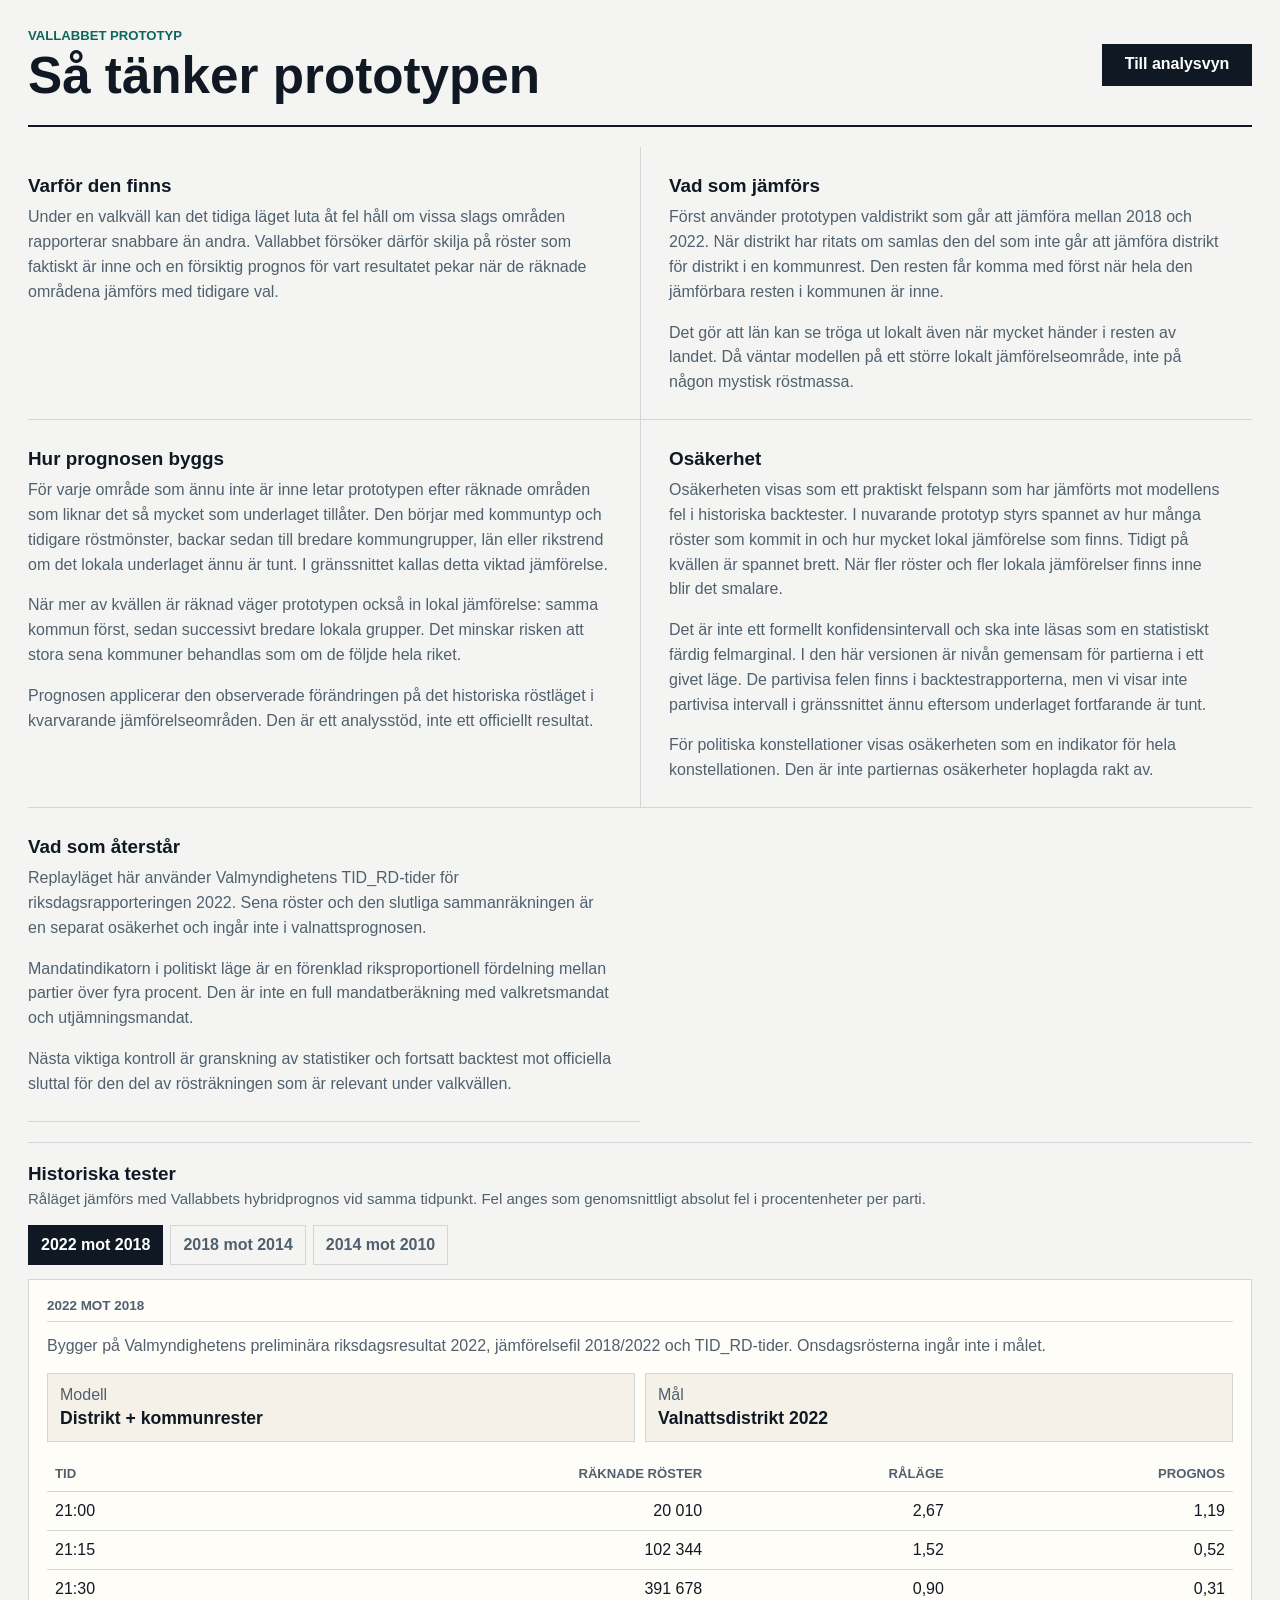
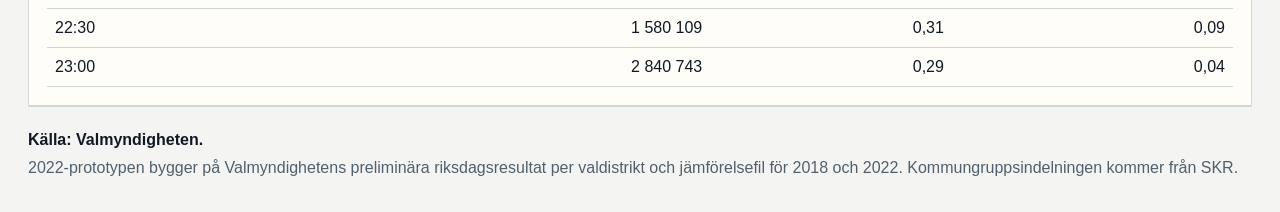
<file: metod.html>
<!doctype html>
<html lang="sv">
  <head>
    <meta charset="utf-8">
    <meta name="viewport" content="width=device-width, initial-scale=1">
    <title>Metod - Vallabbet</title>
    <link rel="stylesheet" href="styles.css">
  </head>
  <body>
    <main class="shell method-page">
      <header class="masthead method-masthead">
        <div>
          <p class="kicker">Vallabbet prototyp</p>
          <h1>Så tänker prototypen</h1>
        </div>
        <a class="back-link" href="index.html">Till analysvyn</a>
      </header>

      <section class="method-copy" aria-label="Metod">
        <article>
          <h2>Varför den finns</h2>
          <p>Under en valkväll kan det tidiga läget luta åt fel håll om vissa slags områden rapporterar snabbare än andra. Vallabbet försöker därför skilja på röster som faktiskt är inne och en försiktig prognos för vart resultatet pekar när de räknade områdena jämförs med tidigare val.</p>
        </article>

        <article>
          <h2>Vad som jämförs</h2>
          <p>Först använder prototypen valdistrikt som går att jämföra mellan 2018 och 2022. När distrikt har ritats om samlas den del som inte går att jämföra distrikt för distrikt i en kommunrest. Den resten får komma med först när hela den jämförbara resten i kommunen är inne.</p>
          <p>Det gör att län kan se tröga ut lokalt även när mycket händer i resten av landet. Då väntar modellen på ett större lokalt jämförelseområde, inte på någon mystisk röstmassa.</p>
        </article>

        <article>
          <h2>Hur prognosen byggs</h2>
          <p>För varje område som ännu inte är inne letar prototypen efter räknade områden som liknar det så mycket som underlaget tillåter. Den börjar med kommuntyp och tidigare röstmönster, backar sedan till bredare kommungrupper, län eller rikstrend om det lokala underlaget ännu är tunt. I gränssnittet kallas detta viktad jämförelse.</p>
          <p>När mer av kvällen är räknad väger prototypen också in lokal jämförelse: samma kommun först, sedan successivt bredare lokala grupper. Det minskar risken att stora sena kommuner behandlas som om de följde hela riket.</p>
          <p>Prognosen applicerar den observerade förändringen på det historiska röstläget i kvarvarande jämförelseområden. Den är ett analysstöd, inte ett officiellt resultat.</p>
        </article>

        <article>
          <h2>Osäkerhet</h2>
          <p>Osäkerheten visas som ett praktiskt felspann som har jämförts mot modellens fel i historiska backtester. I nuvarande prototyp styrs spannet av hur många röster som kommit in och hur mycket lokal jämförelse som finns. Tidigt på kvällen är spannet brett. När fler röster och fler lokala jämförelser finns inne blir det smalare.</p>
          <p>Det är inte ett formellt konfidensintervall och ska inte läsas som en statistiskt färdig felmarginal. I den här versionen är nivån gemensam för partierna i ett givet läge. De partivisa felen finns i backtestrapporterna, men vi visar inte partivisa intervall i gränssnittet ännu eftersom underlaget fortfarande är tunt.</p>
          <p>För politiska konstellationer visas osäkerheten som en indikator för hela konstellationen. Den är inte partiernas osäkerheter hoplagda rakt av.</p>
        </article>

        <article>
          <h2>Vad som återstår</h2>
          <p>Replayläget här använder Valmyndighetens TID_RD-tider för riksdagsrapporteringen 2022. Sena röster och den slutliga sammanräkningen är en separat osäkerhet och ingår inte i valnattsprognosen.</p>
          <p>Mandatindikatorn i politiskt läge är en förenklad riksproportionell fördelning mellan partier över fyra procent. Den är inte en full mandatberäkning med valkretsmandat och utjämningsmandat.</p>
          <p>Nästa viktiga kontroll är granskning av statistiker och fortsatt backtest mot officiella sluttal för den del av rösträkningen som är relevant under valkvällen.</p>
        </article>
      </section>

      <section class="backtest-section" aria-label="Backtester">
        <div class="panel-head">
          <h2>Historiska tester</h2>
          <p>Råläget jämförs med Vallabbets hybridprognos vid samma tidpunkt. Fel anges som genomsnittligt absolut fel i procentenheter per parti.</p>
        </div>

        <div class="backtest-tabs" role="tablist" aria-label="Välj historiskt test">
          <button type="button" role="tab" aria-selected="true" data-backtest-tab="bt-2022">2022 mot 2018</button>
          <button type="button" role="tab" aria-selected="false" data-backtest-tab="bt-2018">2018 mot 2014</button>
          <button type="button" role="tab" aria-selected="false" data-backtest-tab="bt-2014">2014 mot 2010</button>
        </div>

        <article id="bt-2022" class="backtest-panel" data-backtest-panel>
          <h3>2022 mot 2018</h3>
          <p>Bygger på Valmyndighetens preliminära riksdagsresultat 2022, jämförelsefil 2018/2022 och TID_RD-tider. Onsdagsrösterna ingår inte i målet.</p>
          <div class="backtest-summary">
            <div><span>Modell</span><strong>Distrikt + kommunrester</strong></div>
            <div><span>Mål</span><strong>Valnattsdistrikt 2022</strong></div>
          </div>
          <div class="backtest-table-wrap">
            <table>
              <thead><tr><th>Tid</th><th>Räknade röster</th><th>Råläge</th><th>Prognos</th></tr></thead>
              <tbody>
                <tr><td>21:00</td><td>20 010</td><td>2,67</td><td>1,19</td></tr>
                <tr><td>21:15</td><td>102 344</td><td>1,52</td><td>0,52</td></tr>
                <tr><td>21:30</td><td>391 678</td><td>0,90</td><td>0,31</td></tr>
                <tr><td>22:30</td><td>1 580 109</td><td>0,31</td><td>0,09</td></tr>
                <tr><td>23:00</td><td>2 840 743</td><td>0,29</td><td>0,04</td></tr>
              </tbody>
            </table>
          </div>
        </article>

        <article id="bt-2018" class="backtest-panel hidden" data-backtest-panel>
          <h3>2018 mot 2014</h3>
          <p>Bygger på 2018 års inrapporteringstider, 2018 års distriktsresultat, 2014 års distriktsresultat och Valmyndighetens mappning 2014/2018. Målet är slutligt 2018-resultat för distrikt med rapporteringstid.</p>
          <div class="backtest-summary">
            <div><span>Täckning</span><strong>100,00%</strong></div>
            <div><span>Områden</span><strong>4 631 distrikt + 98 kommunrester</strong></div>
          </div>
          <div class="backtest-table-wrap">
            <table>
              <thead><tr><th>Tid</th><th>Räknade röster</th><th>Råläge</th><th>Prognos</th></tr></thead>
              <tbody>
                <tr><td>21:00</td><td>35 344</td><td>2,63</td><td>1,10</td></tr>
                <tr><td>21:15</td><td>160 918</td><td>1,58</td><td>0,33</td></tr>
                <tr><td>21:30</td><td>499 743</td><td>1,01</td><td>0,13</td></tr>
                <tr><td>22:30</td><td>3 579 315</td><td>0,32</td><td>0,08</td></tr>
                <tr><td>23:00</td><td>4 551 634</td><td>0,31</td><td>0,07</td></tr>
              </tbody>
            </table>
          </div>
        </article>

        <article id="bt-2014" class="backtest-panel hidden" data-backtest-panel>
          <h3>2014 mot 2010</h3>
          <p>Fallback-test utan mappningsfil 2010/2014. Modellen använder exakta distriktskoder och kommunrester. Målet är slutligt 2014-resultat för distrikt med rapporteringstid.</p>
          <div class="backtest-summary">
            <div><span>Täckning</span><strong>99,94%</strong></div>
            <div><span>Områden</span><strong>5 169 distrikt + 40 kommunrester</strong></div>
          </div>
          <div class="backtest-table-wrap">
            <table>
              <thead><tr><th>Tid</th><th>Räknade röster</th><th>Råläge</th><th>Prognos</th></tr></thead>
              <tbody>
                <tr><td>21:00</td><td>91 637</td><td>2,31</td><td>0,74</td></tr>
                <tr><td>21:15</td><td>369 130</td><td>1,50</td><td>0,28</td></tr>
                <tr><td>21:30</td><td>1 087 720</td><td>1,01</td><td>0,23</td></tr>
                <tr><td>22:30</td><td>4 616 980</td><td>0,22</td><td>0,13</td></tr>
                <tr><td>23:00</td><td>5 212 117</td><td>0,18</td><td>0,12</td></tr>
              </tbody>
            </table>
          </div>
          <p class="backtest-note">I detta valpar är nationell swing ibland lika bra eller bättre än hybridprognosen. Den lokala viktningen bör därför granskas vidare.</p>
        </article>
      </section>

      <footer class="source-note source-note-page">
        <strong>Källa: Valmyndigheten.</strong>
        <span>2022-prototypen bygger på Valmyndighetens preliminära riksdagsresultat per valdistrikt och jämförelsefil för 2018 och 2022. Kommungruppsindelningen kommer från SKR.</span>
      </footer>
    </main>
    <script>
      document.querySelectorAll("[data-backtest-tab]").forEach((button) => {
        button.addEventListener("click", () => {
          document.querySelectorAll("[data-backtest-tab]").forEach((tab) => {
            tab.setAttribute("aria-selected", String(tab === button));
          });
          document.querySelectorAll("[data-backtest-panel]").forEach((panel) => {
            panel.classList.toggle("hidden", panel.id !== button.dataset.backtestTab);
          });
        });
      });
    </script>
  </body>
</html>
</file>
<file: styles.css>
:root {
  color-scheme: light;
  --ink: #101923;
  --muted: #50606e;
  --paper: #f4f5f2;
  --panel: #fffdf8;
  --line: #d1d7d7;
  --accent: #0d665b;
  --alert: #b9302c;
  --gain: #116b4b;
  font-family: Inter, Aptos, "Segoe UI", Arial, sans-serif;
}

* {
  box-sizing: border-box;
}

body {
  background: var(--paper);
  color: var(--ink);
  margin: 0;
}

button,
input,
select {
  font: inherit;
}

.shell {
  margin: 0 auto;
  max-width: 1480px;
  padding: 28px;
}

.masthead {
  align-items: end;
  border-bottom: 2px solid var(--ink);
  display: grid;
  gap: 24px;
  grid-template-columns: minmax(320px, 1fr) auto;
  padding-bottom: 24px;
}

.kicker {
  color: var(--accent);
  font-size: .82rem;
  font-weight: 800;
  letter-spacing: 0;
  margin: 0 0 8px;
  text-transform: uppercase;
}

h1,
h2,
h3,
p {
  margin-top: 0;
}

h1 {
  font-size: clamp(2rem, 4vw, 4.4rem);
  letter-spacing: 0;
  line-height: .98;
  margin-bottom: 0;
  max-width: 760px;
}

h2 {
  font-size: 1.18rem;
  letter-spacing: 0;
  margin-bottom: 5px;
}

h3 {
  border-bottom: 1px solid var(--line);
  color: var(--muted);
  font-size: .84rem;
  letter-spacing: 0;
  margin-bottom: 12px;
  padding-bottom: 8px;
  text-transform: uppercase;
}

.mast-metrics {
  display: grid;
  gap: 10px;
  grid-template-columns: repeat(2, minmax(170px, 1fr));
  min-width: min(430px, 100%);
}

.mast-metrics div {
  border-left: 1px solid var(--line);
  display: grid;
  gap: 3px;
  min-height: 66px;
  padding-left: 14px;
}

.mast-metrics span,
.controls span,
.panel-head p,
.signal small,
.quiet {
  color: var(--muted);
}

.mast-metrics strong {
  font-size: 1.68rem;
  line-height: 1;
}

.controls {
  align-items: center;
  border-bottom: 1px solid var(--line);
  display: grid;
  gap: 18px;
  grid-template-columns: 180px minmax(240px, 1fr) minmax(330px, .9fr);
  padding: 20px 0;
}

.view-tabs {
  border-bottom: 1px solid var(--line);
  display: flex;
  gap: 7px;
  padding: 16px 0;
}

.view-tabs button,
.view-tabs a {
  align-items: center;
  background: transparent;
  border: 1px solid var(--line);
  color: var(--muted);
  cursor: pointer;
  display: inline-flex;
  font-weight: 800;
  justify-content: center;
  min-height: 42px;
  min-width: 110px;
  padding: 0 14px;
  text-decoration: none;
}

.view-tabs button[aria-selected="true"] {
  background: var(--ink);
  border-color: var(--ink);
  color: white;
}

.method-strip {
  align-items: start;
  border-bottom: 1px solid var(--line);
  display: grid;
  gap: 12px;
  grid-template-columns: 155px minmax(280px, 1fr);
  padding: 16px 0;
}

.method-strip p {
  color: var(--muted);
  line-height: 1.4;
  margin-bottom: 0;
}

.controls label {
  display: grid;
  gap: 2px;
}

.controls strong {
  font-size: 1.18rem;
}

input[type="range"] {
  accent-color: var(--accent);
  width: 100%;
}

.time-control {
  display: grid;
  gap: 7px;
  min-width: 0;
}

.time-scale {
  color: var(--muted);
  font-size: .76rem;
  height: 16px;
  position: relative;
}

.time-scale span {
  position: absolute;
  top: 0;
  transform: translateX(-50%);
  white-space: nowrap;
}

.time-scale span:first-child {
  transform: translateX(0);
}

.time-scale span:last-child {
  transform: translateX(-100%);
}

.mode-note {
  align-items: start;
  display: grid;
  gap: 10px;
  grid-template-columns: auto 1fr;
}

.mode-note p {
  color: var(--muted);
  font-size: .92rem;
  line-height: 1.35;
  margin-bottom: 0;
}

#mode-pill {
  background: var(--accent);
  color: white;
  display: inline-block;
  font-size: .78rem;
  font-weight: 700;
  padding: 5px 8px;
  text-transform: uppercase;
}

.dashboard {
  display: grid;
  gap: 18px;
  grid-template-columns: minmax(520px, 1.2fr) minmax(360px, .8fr);
  padding-top: 18px;
}

.view-panel {
  padding-top: 18px;
}

.hidden {
  display: none;
}

.panel {
  background: var(--panel);
  border: 1px solid var(--line);
  min-height: 280px;
  padding: 20px;
}

.panel.lead {
  min-height: 560px;
  grid-row: span 2;
}

.panel.wide {
  grid-column: span 2;
}

.panel-head p {
  font-size: .94rem;
  margin-bottom: 18px;
}

.party-row {
  align-items: center;
  border-top: 1px solid var(--line);
  display: grid;
  gap: 12px;
  grid-template-columns: minmax(90px, 1fr) minmax(88px, 104px) minmax(110px, 136px) minmax(66px, 78px) minmax(74px, 84px);
  min-height: 54px;
  position: relative;
}

.party-row.with-opinion {
  grid-template-columns: minmax(90px, 1fr) minmax(88px, 104px) minmax(110px, 136px) minmax(66px, 78px) minmax(74px, 84px) minmax(70px, 80px);
}

.party-row.labels {
  border-top: 0;
  color: var(--muted);
  font-size: .82rem;
  min-height: 28px;
  text-transform: uppercase;
}

.opinion-toggle {
  align-items: center;
  border-top: 1px solid var(--line);
  cursor: pointer;
  display: inline-flex;
  gap: 9px;
  margin-bottom: 12px;
  padding-top: 12px;
}

.opinion-toggle input {
  accent-color: var(--accent);
  height: 18px;
  width: 18px;
}

.opinion-toggle span {
  font-weight: 800;
}

.opinion-note {
  border-top: 1px solid var(--line);
  display: grid;
  gap: 5px;
  margin-top: 14px;
  padding-top: 14px;
}

.opinion-note.hidden {
  display: none;
}

.opinion-note p {
  color: var(--muted);
  line-height: 1.35;
  margin-bottom: 0;
}

.empty-state {
  border-top: 1px solid var(--line);
  color: var(--muted);
  font-weight: 750;
  padding: 22px 0;
}

.opinion-value {
  color: var(--muted);
  font-size: .82rem;
  font-weight: 800;
  text-transform: uppercase;
}

.uncertainty {
  color: var(--muted);
  font-size: .92rem;
  font-weight: 850;
}

.party-row b {
  background: linear-gradient(90deg, var(--party) var(--fill), transparent var(--fill));
  bottom: 0;
  height: 4px;
  left: 0;
  opacity: .85;
  position: absolute;
  width: 100%;
}

.party-name {
  align-items: center;
  display: flex;
  font-weight: 750;
  gap: 9px;
}

.party-name i,
.party-tabs i {
  display: inline-block;
  flex: 0 0 auto;
  height: 13px;
  width: 13px;
}

.party-row strong {
  font-size: 1.2rem;
  text-align: right;
}

.party-row .forecast-cell {
  color: #53616f;
  font-size: 1.05rem;
}

.value-with-delta small {
  display: block;
  font-size: .78rem;
  font-weight: 850;
  line-height: 1.1;
}

.party-row span:not(.party-name) {
  text-align: right;
}

.rise {
  color: var(--gain);
}

.fall {
  color: var(--alert);
}

.radio-line p {
  border-top: 1px solid var(--line);
  font-size: 1.2rem;
  line-height: 1.42;
  margin-bottom: 0;
  padding: 14px 0;
}

.radio-line .quiet {
  font-size: .95rem;
}

.party-tabs {
  display: flex;
  flex-wrap: wrap;
  gap: 7px;
  margin-bottom: 18px;
}

.party-view,
.county-view {
  display: block;
}

.party-view.hidden,
.county-view.hidden {
  display: none;
}

.party-workbench {
  min-height: 620px;
}

.party-head {
  align-items: end;
  border-bottom: 1px solid var(--line);
  display: flex;
  gap: 18px;
  justify-content: space-between;
  margin-bottom: 20px;
}

.party-head p {
  margin-bottom: 18px;
}

.party-workbench-grid {
  display: grid;
  gap: 28px;
  grid-template-columns: minmax(310px, .75fr) minmax(480px, 1.25fr);
}

.party-signal-grid h3 {
  margin-bottom: 10px;
}

.party-tabs button {
  align-items: center;
  background: #f5f1e8;
  border: 1px solid var(--line);
  cursor: pointer;
  display: inline-flex;
  gap: 7px;
  height: 38px;
  justify-content: center;
  min-width: 58px;
}

.party-tabs button[aria-selected="true"] {
  background: var(--ink);
  border-color: var(--ink);
  color: white;
}

.focus-number {
  align-items: baseline;
  border-bottom: 1px solid var(--line);
  display: flex;
  justify-content: space-between;
  margin-bottom: 16px;
  padding-bottom: 13px;
}

.focus-number span {
  color: var(--muted);
}

.focus-number strong {
  font-size: 2.4rem;
}

.focus-number em {
  font-size: .92rem;
  font-style: normal;
}

.focus-panel p {
  line-height: 1.45;
  margin-bottom: 10px;
}

.coalition-panel {
  min-height: 0;
}

.coalition-presets {
  display: grid;
  gap: 10px;
  grid-template-columns: repeat(2, minmax(210px, 1fr));
  margin-bottom: 18px;
}

.coalition-presets button {
  background: #f5f1e8;
  border: 1px solid var(--line);
  color: var(--ink);
  cursor: pointer;
  display: grid;
  gap: 4px;
  min-height: 84px;
  padding: 13px;
  text-align: left;
}

.coalition-presets strong,
.coalition-result > strong {
  font-size: 1.08rem;
}

.coalition-presets span {
  font-size: 1.2rem;
  font-weight: 850;
}

.coalition-presets small,
.coalition-note,
.coalition-result span {
  color: var(--muted);
}

.coalition-builder {
  border-top: 1px solid var(--line);
  display: grid;
  gap: 22px;
  grid-template-columns: minmax(300px, 1fr) minmax(250px, .7fr);
  padding-top: 18px;
}

.coalition-parties {
  display: flex;
  flex-wrap: wrap;
  gap: 7px;
}

.coalition-parties button {
  align-items: center;
  background: #f5f1e8;
  border: 1px solid var(--line);
  cursor: pointer;
  display: inline-flex;
  font-weight: 850;
  gap: 7px;
  height: 42px;
  justify-content: center;
  min-width: 62px;
}

.coalition-parties button[aria-pressed="true"] {
  background: var(--ink);
  border-color: var(--ink);
  color: white;
}

.coalition-parties i {
  display: inline-block;
  height: 13px;
  width: 13px;
}

.coalition-result {
  border-left: 1px solid var(--line);
  display: grid;
  gap: 9px;
  grid-template-columns: 1fr auto;
  padding-left: 20px;
}

.coalition-result h3,
.coalition-result > strong {
  grid-column: 1 / -1;
  margin-bottom: 0;
}

.coalition-result-note {
  border-top: 1px solid var(--line);
  color: var(--muted);
  grid-column: 1 / -1;
  line-height: 1.35;
  margin: 3px 0 0;
  padding-top: 9px;
}

.coalition-result div {
  align-items: baseline;
  border-top: 1px solid var(--line);
  display: contents;
}

.coalition-result b {
  font-size: 2rem;
}

.coalition-note {
  border-top: 1px solid var(--line);
  line-height: 1.4;
  margin-bottom: 0;
  margin-top: 18px;
  padding-top: 12px;
}

.mandate-indicator {
  border-top: 1px solid var(--line);
  margin-top: 18px;
  padding-top: 18px;
}

.mandate-head {
  align-items: end;
  display: flex;
  gap: 16px;
  justify-content: space-between;
  margin-bottom: 14px;
}

.mandate-head h3 {
  margin-bottom: 6px;
}

.mandate-head p {
  color: var(--muted);
  line-height: 1.35;
  margin-bottom: 0;
}

.mandate-head strong {
  font-size: 2rem;
  white-space: nowrap;
}

.mandate-blocks {
  display: grid;
  gap: 10px;
  grid-template-columns: repeat(3, minmax(180px, 1fr));
  margin-bottom: 14px;
}

.mandate-blocks div,
.mandate-list div {
  align-items: center;
  background: #f5f1e8;
  border: 1px solid var(--line);
  display: flex;
  justify-content: space-between;
  min-height: 48px;
  padding: 10px 12px;
}

.mandate-blocks span,
.mandate-list span,
.mandate-warning {
  color: var(--muted);
}

.mandate-blocks b {
  font-size: 1.6rem;
}

.mandate-list {
  display: grid;
  gap: 8px;
  grid-template-columns: repeat(4, minmax(110px, 1fr));
}

.mandate-list span {
  align-items: center;
  display: inline-flex;
  font-weight: 800;
  gap: 7px;
}

.mandate-list i {
  display: inline-block;
  height: 13px;
  width: 13px;
}

.mandate-list b {
  font-size: 1.35rem;
}

.mandate-warning {
  line-height: 1.35;
  margin: 12px 0 0;
}

.county-head {
  align-items: end;
  display: flex;
  gap: 18px;
  justify-content: space-between;
}

.county-head p {
  margin-bottom: 0;
}

.county-head label {
  color: var(--muted);
  display: grid;
  flex: 0 1 270px;
  font-size: .84rem;
  gap: 5px;
  text-transform: uppercase;
}

select {
  background: white;
  border: 1px solid var(--line);
  color: var(--ink);
  min-height: 40px;
  padding: 0 10px;
  text-transform: none;
}

.county-layout {
  display: grid;
  gap: 22px;
  grid-template-columns: minmax(360px, 1.2fr) minmax(260px, .8fr);
  margin-top: 18px;
}

.county-story {
  border-left: 1px solid var(--line);
  display: grid;
  gap: 12px;
  padding-left: 20px;
}

.county-story p {
  line-height: 1.45;
  margin-bottom: 0;
}

.county-progress {
  background: #f3f6f2;
  border: 1px solid var(--line);
  display: grid;
  gap: 10px;
  grid-template-columns: repeat(2, minmax(110px, 1fr));
  padding: 14px;
}

.county-progress h3,
.county-progress p {
  grid-column: 1 / -1;
}

.county-progress h3 {
  margin-bottom: 0;
}

.county-progress div {
  border-top: 1px solid var(--line);
  display: grid;
  gap: 2px;
  padding-top: 9px;
}

.county-progress strong {
  font-size: 1.55rem;
  line-height: 1;
}

.county-progress span,
.county-progress p {
  color: var(--muted);
  line-height: 1.35;
}

.county-progress b {
  color: var(--ink);
}

.source-note {
  border-top: 1px solid var(--line);
  color: var(--muted);
  display: flex;
  flex-wrap: wrap;
  gap: 6px;
  line-height: 1.4;
  margin-top: 22px;
  padding: 16px 0 4px;
}

.source-note strong {
  color: var(--ink);
}

.method-masthead {
  align-items: center;
}

.back-link {
  background: var(--ink);
  border: 1px solid var(--ink);
  color: white;
  display: inline-flex;
  font-weight: 800;
  justify-content: center;
  min-height: 42px;
  min-width: 150px;
  padding: 10px 14px;
  text-decoration: none;
}

.method-copy {
  display: grid;
  gap: 0;
  grid-template-columns: repeat(2, minmax(280px, 1fr));
  padding-top: 20px;
}

.method-copy article {
  border-bottom: 1px solid var(--line);
  line-height: 1.55;
  min-height: 230px;
  padding: 24px 28px 24px 0;
}

.method-copy article:nth-child(2n) {
  border-left: 1px solid var(--line);
  padding-left: 28px;
}

.method-copy p {
  color: var(--muted);
}

.method-copy p:last-child {
  margin-bottom: 0;
}

.backtest-section {
  border-top: 1px solid var(--line);
  margin-top: 20px;
  padding-top: 20px;
}

.backtest-tabs {
  display: flex;
  flex-wrap: wrap;
  gap: 7px;
  margin: 14px 0;
}

.backtest-tabs button {
  background: transparent;
  border: 1px solid var(--line);
  color: var(--muted);
  cursor: pointer;
  font-weight: 800;
  min-height: 40px;
  padding: 0 12px;
}

.backtest-tabs button[aria-selected="true"] {
  background: var(--ink);
  border-color: var(--ink);
  color: white;
}

.backtest-panel {
  background: var(--panel);
  border: 1px solid var(--line);
  padding: 18px;
}

.backtest-panel p {
  color: var(--muted);
  line-height: 1.45;
}

.backtest-summary {
  display: grid;
  gap: 10px;
  grid-template-columns: repeat(2, minmax(220px, 1fr));
  margin: 14px 0;
}

.backtest-summary div {
  background: #f5f1e8;
  border: 1px solid var(--line);
  display: grid;
  gap: 4px;
  min-height: 64px;
  padding: 12px;
}

.backtest-summary span {
  color: var(--muted);
}

.backtest-summary strong {
  font-size: 1.1rem;
}

.backtest-table-wrap {
  overflow-x: auto;
}

.backtest-panel table {
  border-collapse: collapse;
  min-width: 560px;
  width: 100%;
}

.backtest-panel th,
.backtest-panel td {
  border-bottom: 1px solid var(--line);
  padding: 10px 8px;
  text-align: right;
  white-space: nowrap;
}

.backtest-panel th:first-child,
.backtest-panel td:first-child {
  text-align: left;
}

.backtest-panel th {
  color: var(--muted);
  font-size: .82rem;
  text-transform: uppercase;
}

.backtest-note {
  border-top: 1px solid var(--line);
  margin: 14px 0 0;
  padding-top: 12px;
}

.source-note-page {
  margin-top: 0;
  padding-top: 22px;
}

.confidence {
  align-items: center;
  display: inline-flex;
  gap: 8px;
  font-size: .84rem;
  font-weight: 800;
  text-transform: uppercase;
}

.confidence::before {
  background: var(--confidence);
  content: "";
  height: 10px;
  width: 10px;
}

.confidence.high {
  --confidence: #176a49;
}

.confidence.medium {
  --confidence: #c38615;
}

.confidence.low {
  --confidence: #b9302c;
}

.method-tags {
  display: flex;
  flex-wrap: wrap;
  gap: 6px;
}

.method-tags span {
  background: #eef1ef;
  border: 1px solid var(--line);
  color: var(--muted);
  display: inline-block;
  font-size: .78rem;
  padding: 5px 7px;
}

.method-explainer {
  border-top: 1px solid var(--line);
  display: grid;
  gap: 7px;
  padding-top: 12px;
}

.method-meter {
  background: #e7eae7;
  height: 8px;
  overflow: hidden;
}

.method-meter b {
  background: var(--accent);
  display: block;
  height: 100%;
}

.method-explainer small {
  color: var(--muted);
  line-height: 1.35;
}

.signal-grid {
  display: grid;
  gap: 20px;
  grid-template-columns: repeat(2, minmax(240px, 1fr));
}

.signal {
  align-items: center;
  border-top: 1px solid var(--line);
  display: grid;
  gap: 2px 10px;
  grid-template-columns: 1fr auto;
  min-height: 60px;
  padding: 8px 0;
}

.signal strong {
  overflow-wrap: anywhere;
}

.signal span {
  font-weight: 800;
}

.signal .rise,
.signal .fall {
  display: inline-flex;
  gap: 4px;
}

.signal small {
  grid-column: 1 / -1;
}

.load-error {
  font-size: 1.1rem;
  padding: 30px;
}

@media (max-width: 1080px) {
  .shell {
    padding: 18px;
  }

  .masthead,
  .controls,
  .dashboard,
  .county-layout,
  .party-workbench-grid,
  .method-copy,
  .method-strip,
  .coalition-builder {
    grid-template-columns: 1fr;
  }

  .mast-metrics {
    min-width: 0;
  }

  .panel.lead,
  .panel.wide {
    grid-column: auto;
    grid-row: auto;
    min-height: 0;
  }

  .county-story {
    border-left: 0;
    border-top: 1px solid var(--line);
    padding-left: 0;
    padding-top: 18px;
  }

  .party-head {
    align-items: stretch;
    flex-direction: column;
  }

  .coalition-result {
    border-left: 0;
    border-top: 1px solid var(--line);
    padding-left: 0;
    padding-top: 18px;
  }

  .mandate-blocks,
  .mandate-list {
    grid-template-columns: repeat(2, minmax(150px, 1fr));
  }

  .method-copy article,
  .method-copy article:nth-child(2n) {
    border-left: 0;
    min-height: 0;
    padding-left: 0;
    padding-right: 0;
  }
}

@media (max-width: 620px) {
  .mast-metrics,
  .signal-grid,
  .coalition-presets,
  .backtest-summary,
  .mandate-blocks,
  .mandate-list {
    grid-template-columns: 1fr;
  }

  .mode-note {
    grid-template-columns: 1fr;
  }

  .mandate-head {
    align-items: stretch;
    flex-direction: column;
  }

  .party-row {
    gap: 7px;
    grid-template-columns: minmax(86px, 1fr) repeat(4, minmax(58px, 1fr));
    font-size: .9rem;
  }

  .party-row strong {
    font-size: 1rem;
  }

  .focus-number {
    align-items: start;
    flex-direction: column;
  }

  .county-head {
    align-items: stretch;
    flex-direction: column;
  }

  .county-progress {
    grid-template-columns: 1fr;
  }

  .view-tabs {
    overflow-x: auto;
  }
}
</file>
